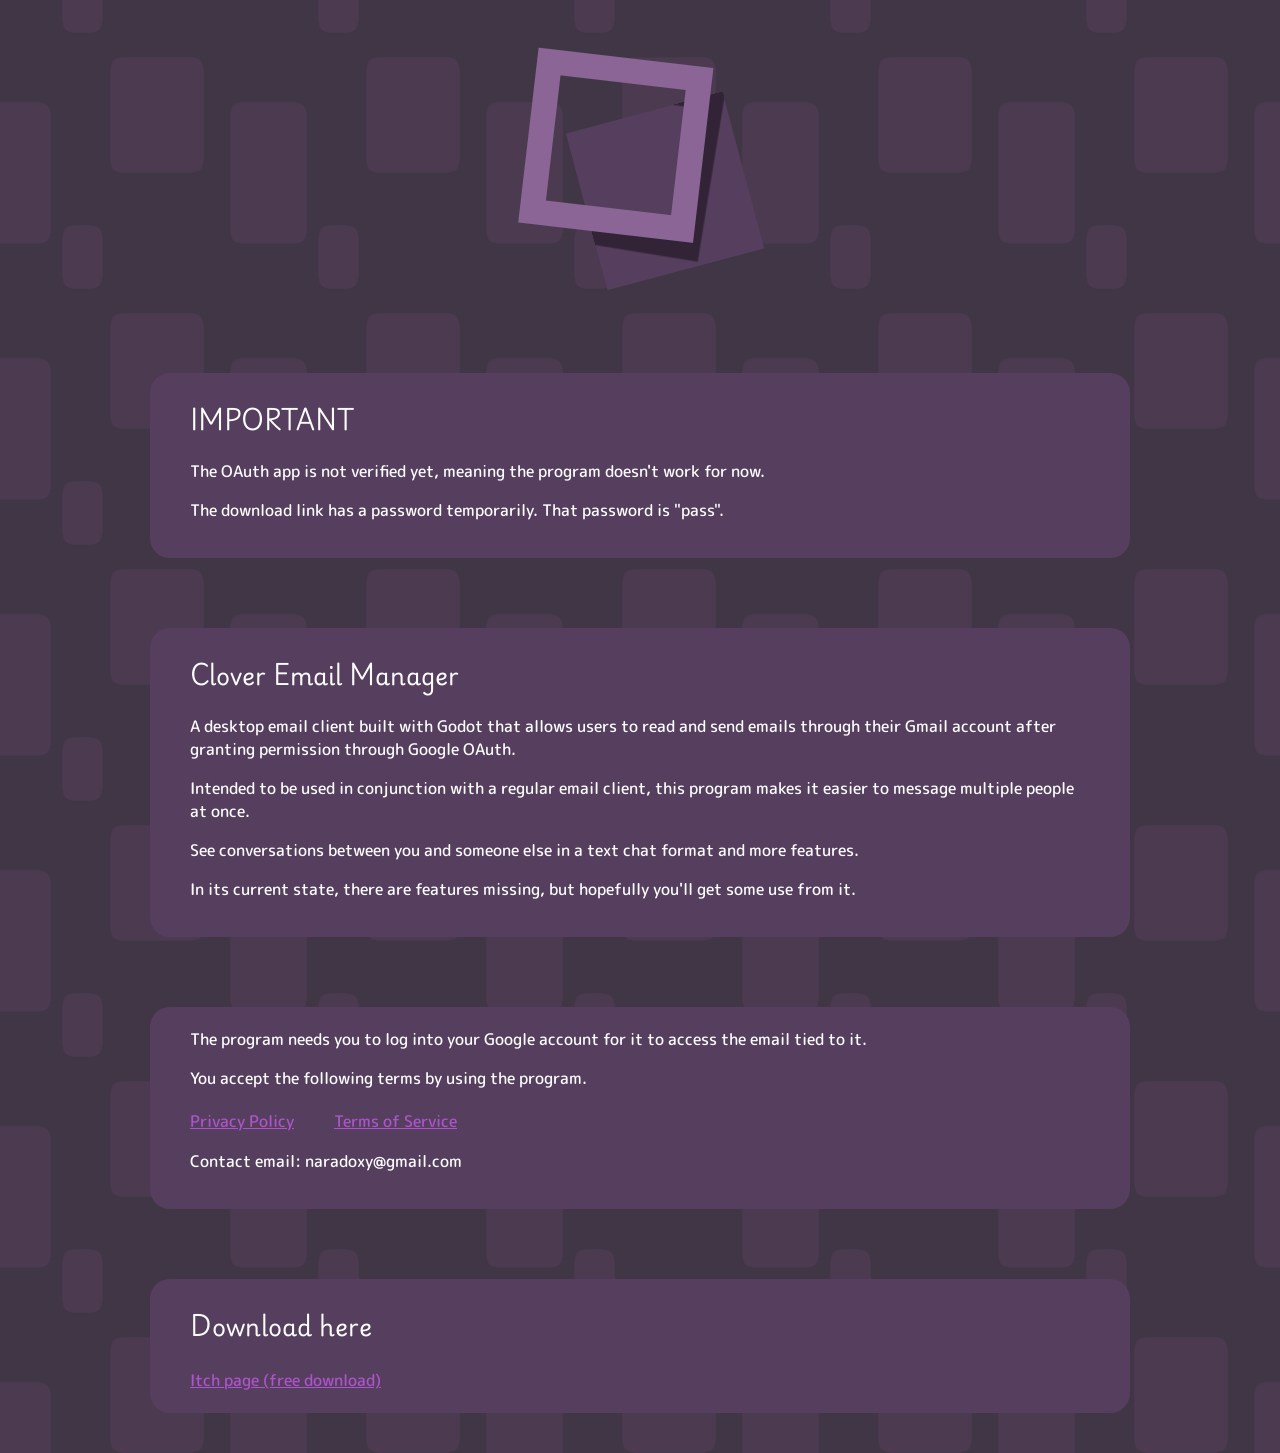
<file: docs/index.html>
<!DOCTYPE html><html><head><title></title><meta name="google-site-verification" content="AZbp1w3eivu1CQfqSzY0qbCKwZQZu2Mw78hYR19XFjc"><link rel="stylesheet" href="styles.css"><link rel="icon" href="images/icon.png" type="image/png"><link rel="preconnect" href="https://fonts.googleapis.com"><link rel="preconnect" href="https://fonts.gstatic.com" crossorigin><link href="https://fonts.googleapis.com/css2?family=M+PLUS+Rounded+1c:wght@500&amp;family=Playwrite+DE+Grund&amp;display=swap" rel="stylesheet"><script>window.addEventListener('scroll', () => {
  document.documentElement.style.setProperty('--scroll', window.scrollY + 'px');
});</script></head><body><header><a href="index"><img src="images/icon.png" alt="icon"></a></header><div class="box"><h2>IMPORTANT</h2><p>The OAuth app is not verified yet, meaning the program doesn't work for now.</p><p>The download link has a password temporarily. That password is "pass".</p></div><div class="box"><h2>Clover Email Manager</h2><p>A desktop email client built with Godot that allows users to read and send emails through their Gmail account after granting permission through Google OAuth.</p><p></p><p>Intended to be used in conjunction with a regular email client, this program makes it easier to message multiple people at once.</p><p>See conversations between you and someone else in a text chat format and more features.</p><p>In its current state, there are features missing, but hopefully you'll get some use from it.</p></div><div class="box"><p>The program needs you to log into your Google account for it to access the email tied to it.</p><p>You accept the following terms by using the program.</p><a class="bySide" href="pp">Privacy Policy</a><a class="bySide" href="tos">Terms of Service</a><p>Contact email: naradoxy@gmail.com</p></div><div class="box"><h2>Download here</h2><a href="https://naradoxy.itch.io/gmail-manager-godot">Itch page (free download)</a></div></body></html>
</file>
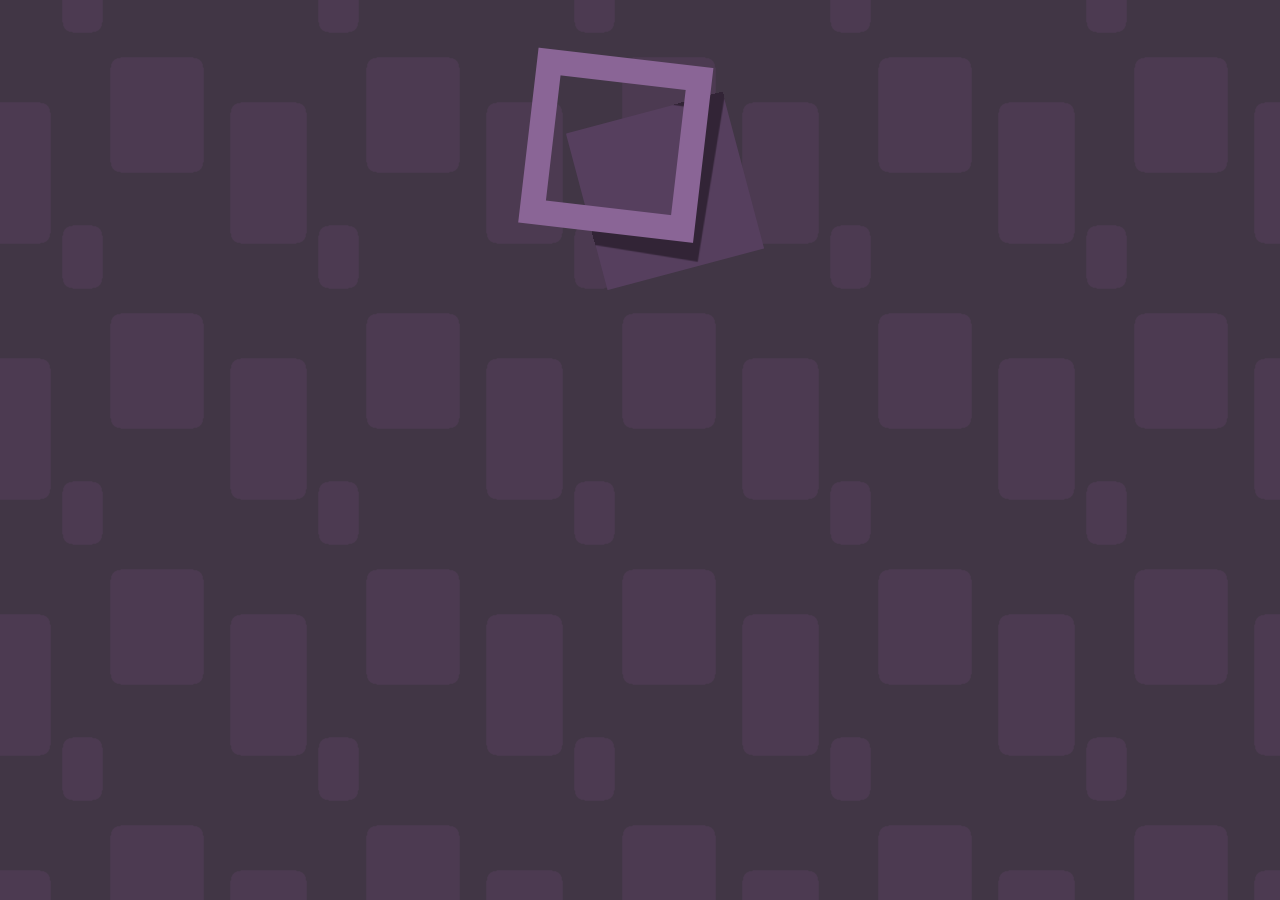
<file: docs/layout.html>
<!DOCTYPE html><html><head><title></title><meta name="google-site-verification" content="AZbp1w3eivu1CQfqSzY0qbCKwZQZu2Mw78hYR19XFjc"><link rel="stylesheet" href="styles.css"><link rel="icon" href="images/icon.png" type="image/png"><link rel="preconnect" href="https://fonts.googleapis.com"><link rel="preconnect" href="https://fonts.gstatic.com" crossorigin><link href="https://fonts.googleapis.com/css2?family=M+PLUS+Rounded+1c:wght@500&amp;family=Playwrite+DE+Grund&amp;display=swap" rel="stylesheet"><script>window.addEventListener('scroll', () => {
  document.documentElement.style.setProperty('--scroll', window.scrollY + 'px');
});</script></head><body><header><a href="index"><img src="images/icon.png" alt="icon"></a></header></body></html>
</file>
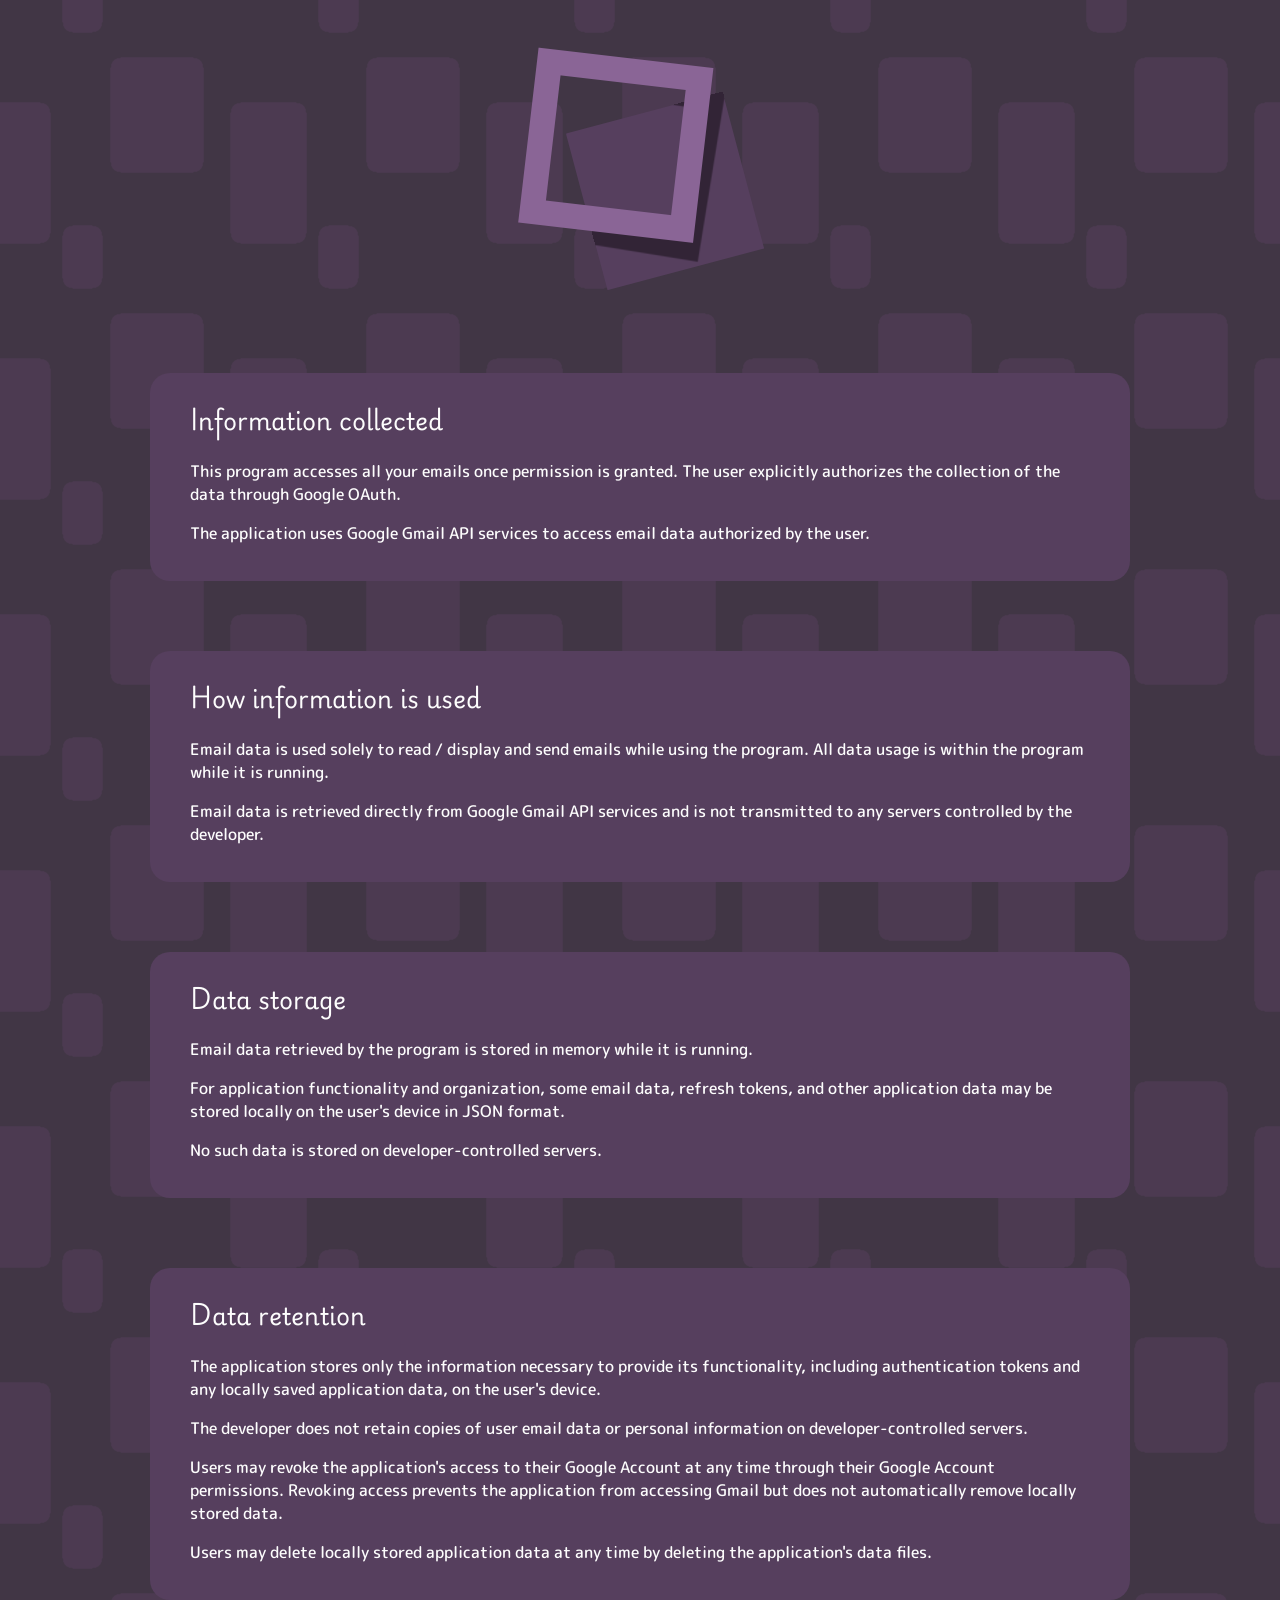
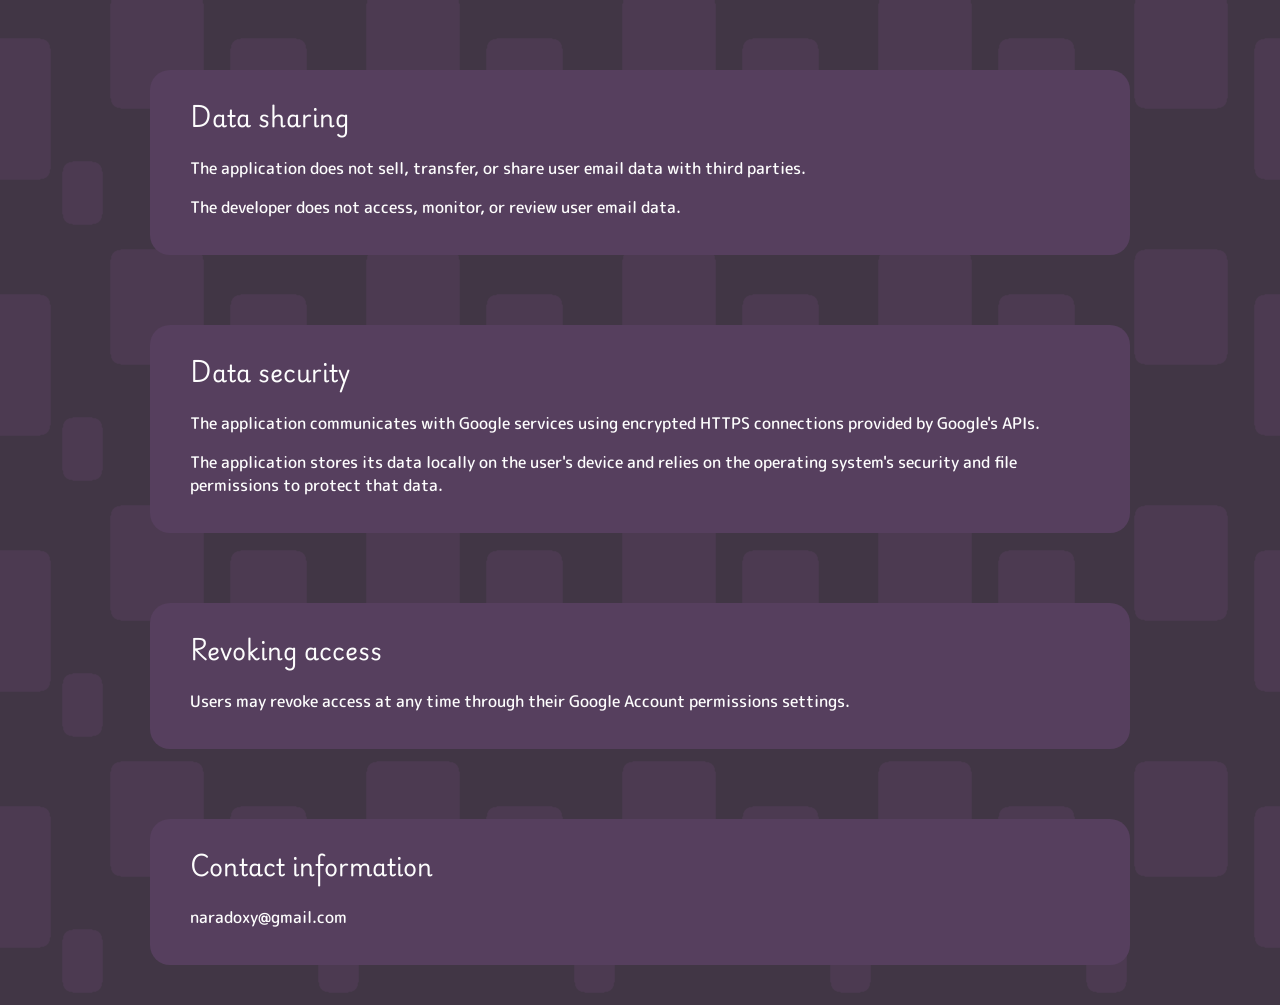
<file: docs/pp.html>
<!DOCTYPE html><html><head><title></title><meta name="google-site-verification" content="AZbp1w3eivu1CQfqSzY0qbCKwZQZu2Mw78hYR19XFjc"><link rel="stylesheet" href="styles.css"><link rel="icon" href="images/icon.png" type="image/png"><link rel="preconnect" href="https://fonts.googleapis.com"><link rel="preconnect" href="https://fonts.gstatic.com" crossorigin><link href="https://fonts.googleapis.com/css2?family=M+PLUS+Rounded+1c:wght@500&amp;family=Playwrite+DE+Grund&amp;display=swap" rel="stylesheet"><script>window.addEventListener('scroll', () => {
  document.documentElement.style.setProperty('--scroll', window.scrollY + 'px');
});</script></head><body><header><a href="index"><img src="images/icon.png" alt="icon"></a></header><div class="box"><h2>Information collected</h2><p>This program accesses all your emails once permission is granted. The user explicitly authorizes the collection of the data through Google OAuth.</p><p>The application uses Google Gmail API services to access email data authorized by the user.</p></div><div class="box"><h2>How information is used</h2><p>Email data is used solely to read / display and send emails while using the program. All data usage is within the program while it is running.</p><p>Email data is retrieved directly from Google Gmail API services and is not transmitted to any servers controlled by the developer.</p></div><div class="box"><h2>Data storage</h2><p>Email data retrieved by the program is stored in memory while it is running.</p><p>For application functionality and organization, some email data, refresh tokens, and other application data may be stored locally on the user's device in JSON format.</p><p>No such data is stored on developer-controlled servers.</p></div><div class="box"><h2>Data retention</h2><p>The application stores only the information necessary to provide its functionality, including authentication tokens and any locally saved application data, on the user's device.</p><p>The developer does not retain copies of user email data or personal information on developer-controlled servers.</p><p>Users may revoke the application's access to their Google Account at any time through their Google Account permissions. Revoking access prevents the application from accessing Gmail but does not automatically remove locally stored data.</p><p>Users may delete locally stored application data at any time by deleting the application's data files.</p></div><div class="box"><h2>Data sharing</h2><p>The application does not sell, transfer, or share user email data with third parties.</p><p>The developer does not access, monitor, or review user email data.</p></div><div class="box"><h2>Data security</h2><p>The application communicates with Google services using encrypted HTTPS connections provided by Google's APIs.</p><p>The application stores its data locally on the user's device and relies on the operating system's security and file permissions to protect that data.</p></div><div class="box"><h2>Revoking access</h2><p>Users may revoke access at any time through their Google Account permissions settings.</p></div><div class="box"><h2>Contact information</h2><p>naradoxy@gmail.com</p></div></body></html>
</file>
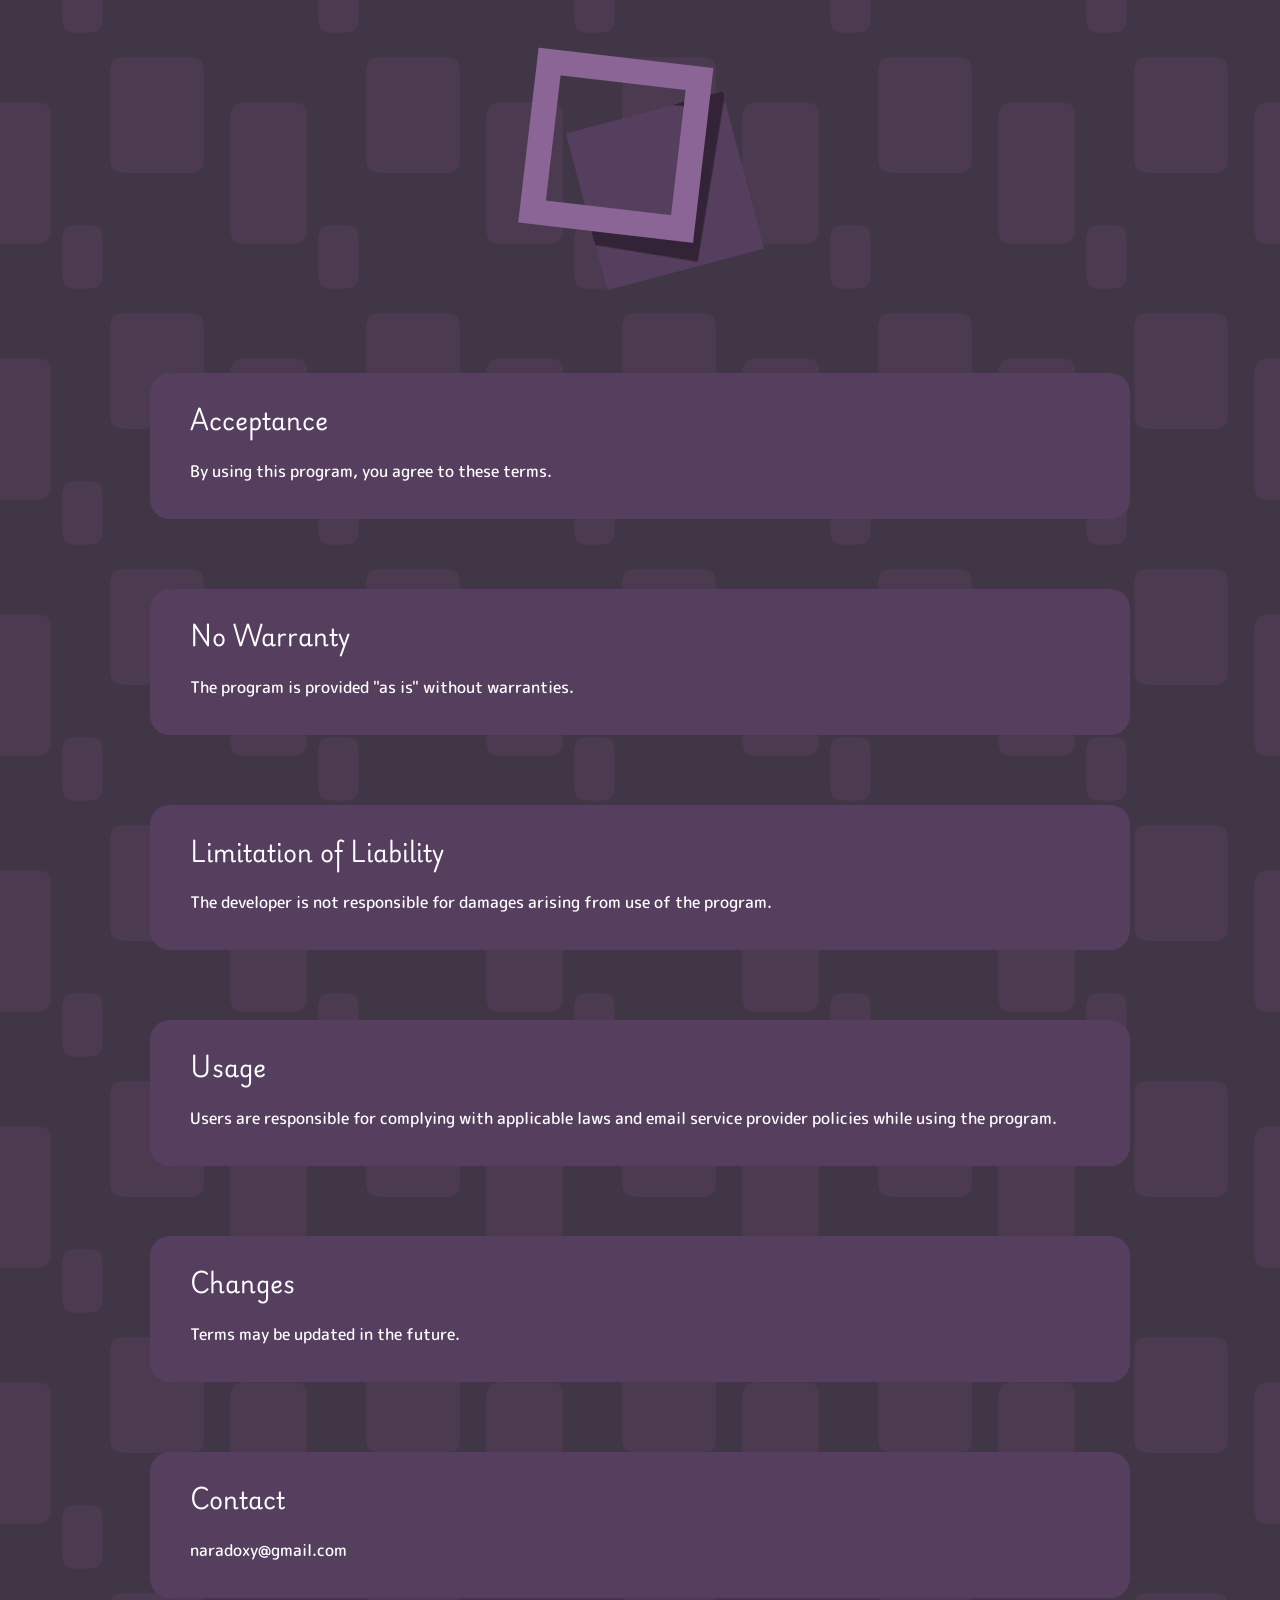
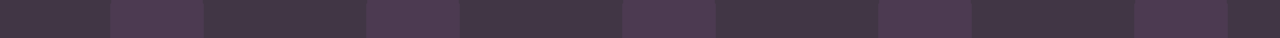
<file: docs/tos.html>
<!DOCTYPE html><html><head><title></title><meta name="google-site-verification" content="AZbp1w3eivu1CQfqSzY0qbCKwZQZu2Mw78hYR19XFjc"><link rel="stylesheet" href="styles.css"><link rel="icon" href="images/icon.png" type="image/png"><link rel="preconnect" href="https://fonts.googleapis.com"><link rel="preconnect" href="https://fonts.gstatic.com" crossorigin><link href="https://fonts.googleapis.com/css2?family=M+PLUS+Rounded+1c:wght@500&amp;family=Playwrite+DE+Grund&amp;display=swap" rel="stylesheet"><script>window.addEventListener('scroll', () => {
  document.documentElement.style.setProperty('--scroll', window.scrollY + 'px');
});</script></head><body><header><a href="index"><img src="images/icon.png" alt="icon"></a></header><div class="box"><h2>Acceptance</h2><p>By using this program, you agree to these terms.</p></div><div class="box"><h2>No Warranty</h2><p>The program is provided "as is" without warranties.</p></div><div class="box"><h2>Limitation of Liability</h2><p>The developer is not responsible for damages arising from use of the program.</p></div><div class="box"><h2>Usage</h2><p>Users are responsible for complying with applicable laws and email service provider policies while using the program.</p></div><div class="box"><h2>Changes</h2><p>Terms may be updated in the future.</p></div><div class="box"><h2>Contact</h2><p>naradoxy@gmail.com </p></div></body></html>
</file>
<file: docs/styles.css>
body {
  background-image: url("images/background.png");
  background-position: center calc(var(--scroll) * 0.5);

  font-family: "Playwrite DE Grund", cursive;
  font-optical-sizing: auto;
  font-weight: 400;
  font-style: normal;

  color: #fdfdfd;
  padding: 2rem;
}

p {
  font-family: "M PLUS Rounded 1c", sans-serif;
  font-weight: 500;
}

header {
  margin: 0px auto 20px;
  text-align: center;
}

.box {
  width: 900px;
  margin: auto;
  margin-top: 70px;
  background: #563F5E;
  padding: 5px 40px 20px; /*top, sides, bottom*/
  border-radius: 20px;
}
.container {
  display: flex;
  margin: auto;
  align-items: center;
  width: 90%;
  flex-wrap: wrap;
  justify-content: center;
}
.container .box {
  margin: auto;
  margin-top: 70px;
  max-width: 55%;
}



img {
  border-radius: 8px;
  margin: 0 auto;
}
.face {
  width: 400px;
}
.ss {
  margin: 30px auto;
  margin-top: 70px;
  max-width: 40%;
}
video {
  border-radius: 8px;
  margin: 30px auto;
  margin-top: 70px;
  max-width: 50%;
}
video.big {
  max-width: 60%;
}


.project {
  width: 1100px;
  margin: auto;
  margin-top: 70px;
  background: #563F5E;
  padding: 25px;
  border-radius: 20px;
  color: #fdfdfd;
  display: flex;
  text-decoration: none;
  justify-content: space-around;
  gap: 8%;
}
.project div {
  width: 50%;
  margin: 0, 20px;
  float: left;
  flex-grow: 2;
}
.project img {
  width: 40%;
  margin: 0, 20px;
  float: left;
}
.project video {
  width: 40%;
  margin: 0, 20px;
  float: left;
}
.project:hover {
  background: -webkit-linear-gradient(100deg, #ffffff6b 0%, #dbb6ff63 100%);
  color: #eddaff;
}



.box a {
  font-family: "M PLUS Rounded 1c", sans-serif;
  font-weight: 500;
  color: #ac54c9;
}
.box a:hover {
  color: #A73BCC;
}

.bySide {
  display: inline-block;
  margin-right: 40px;
}
</file>
